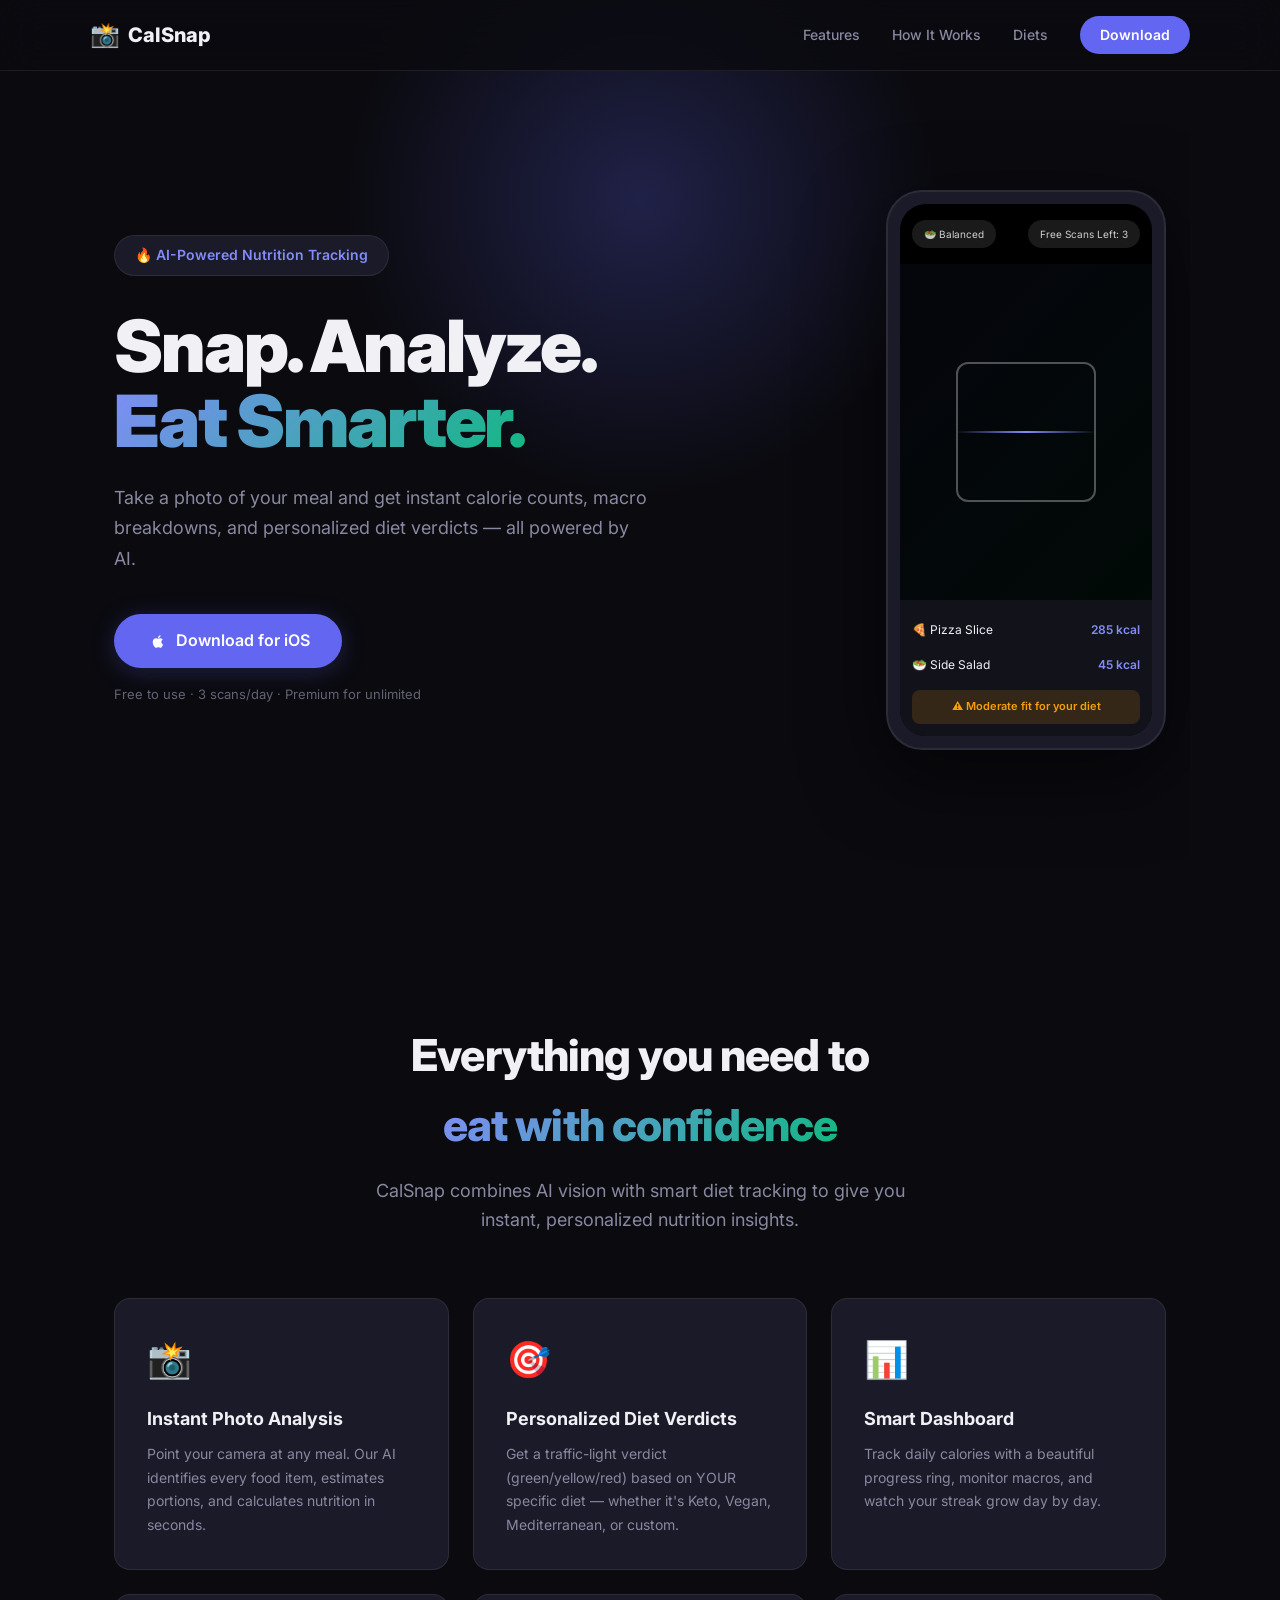
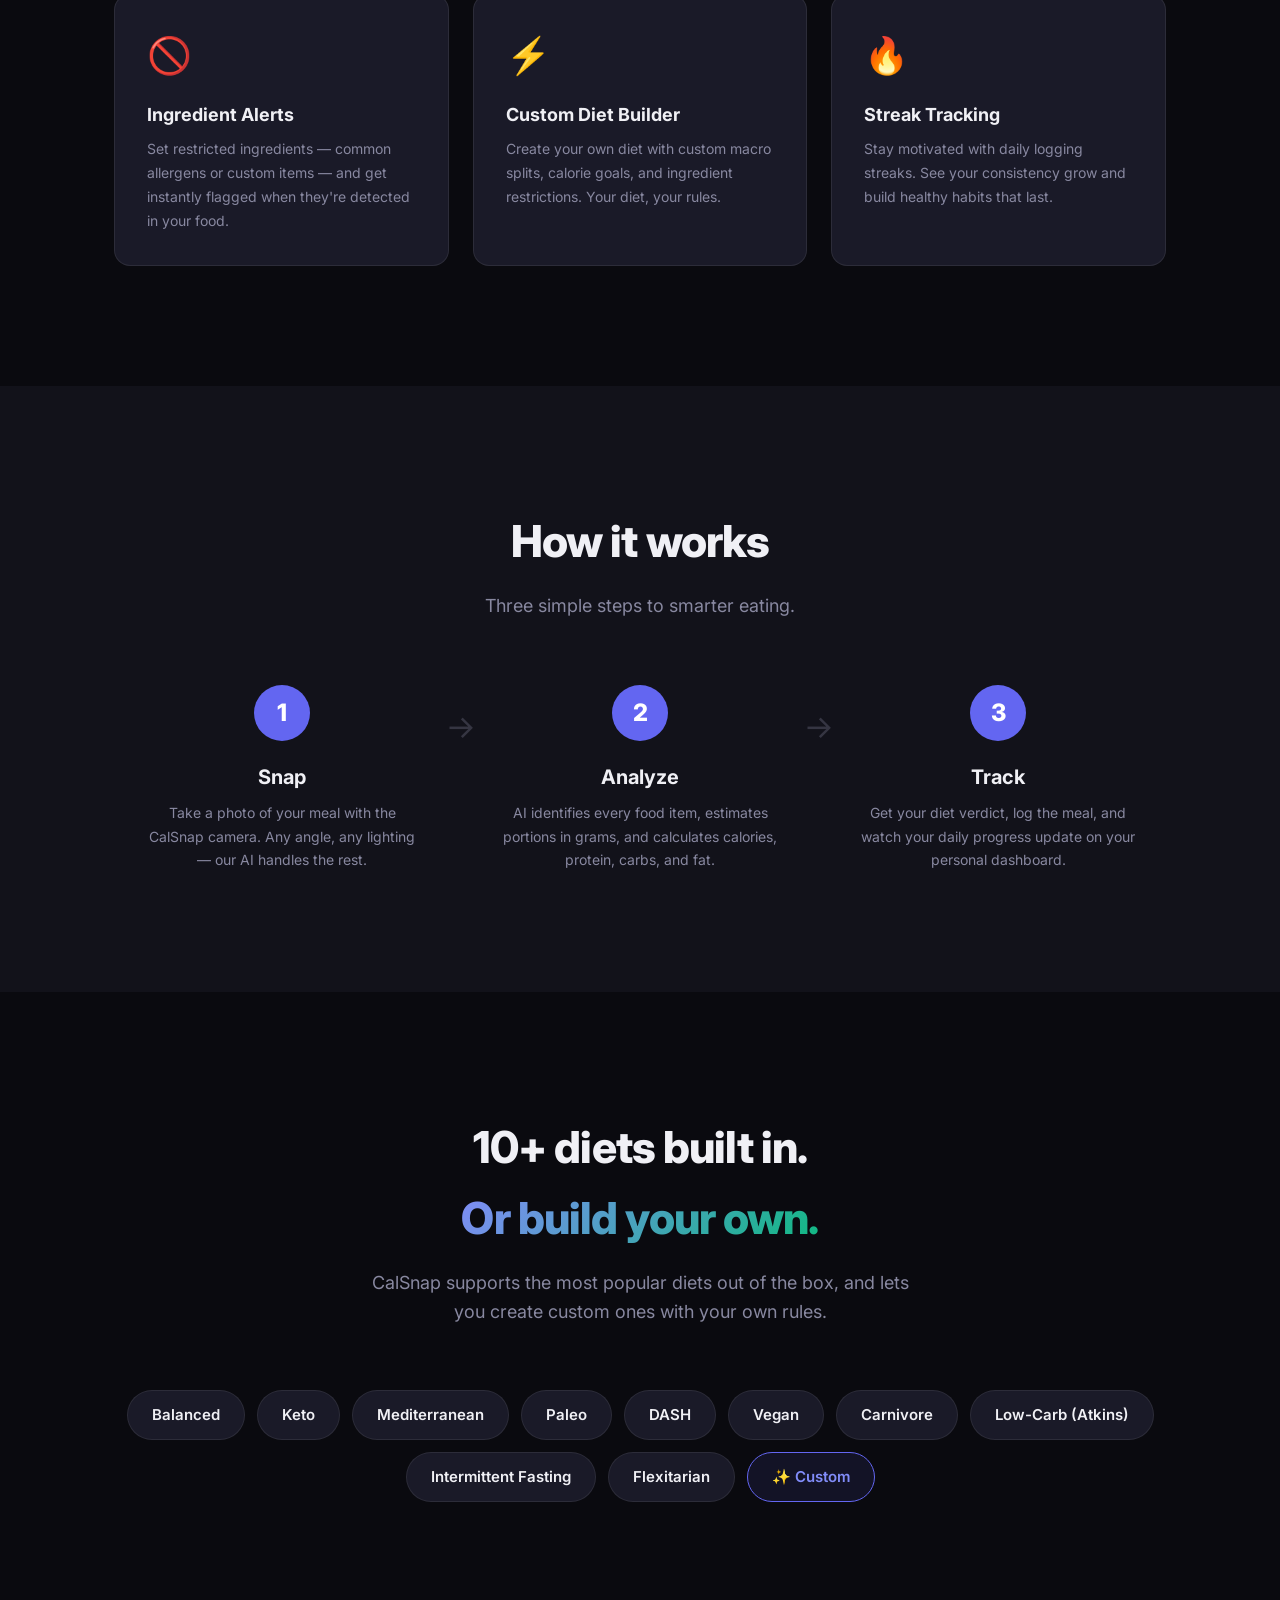
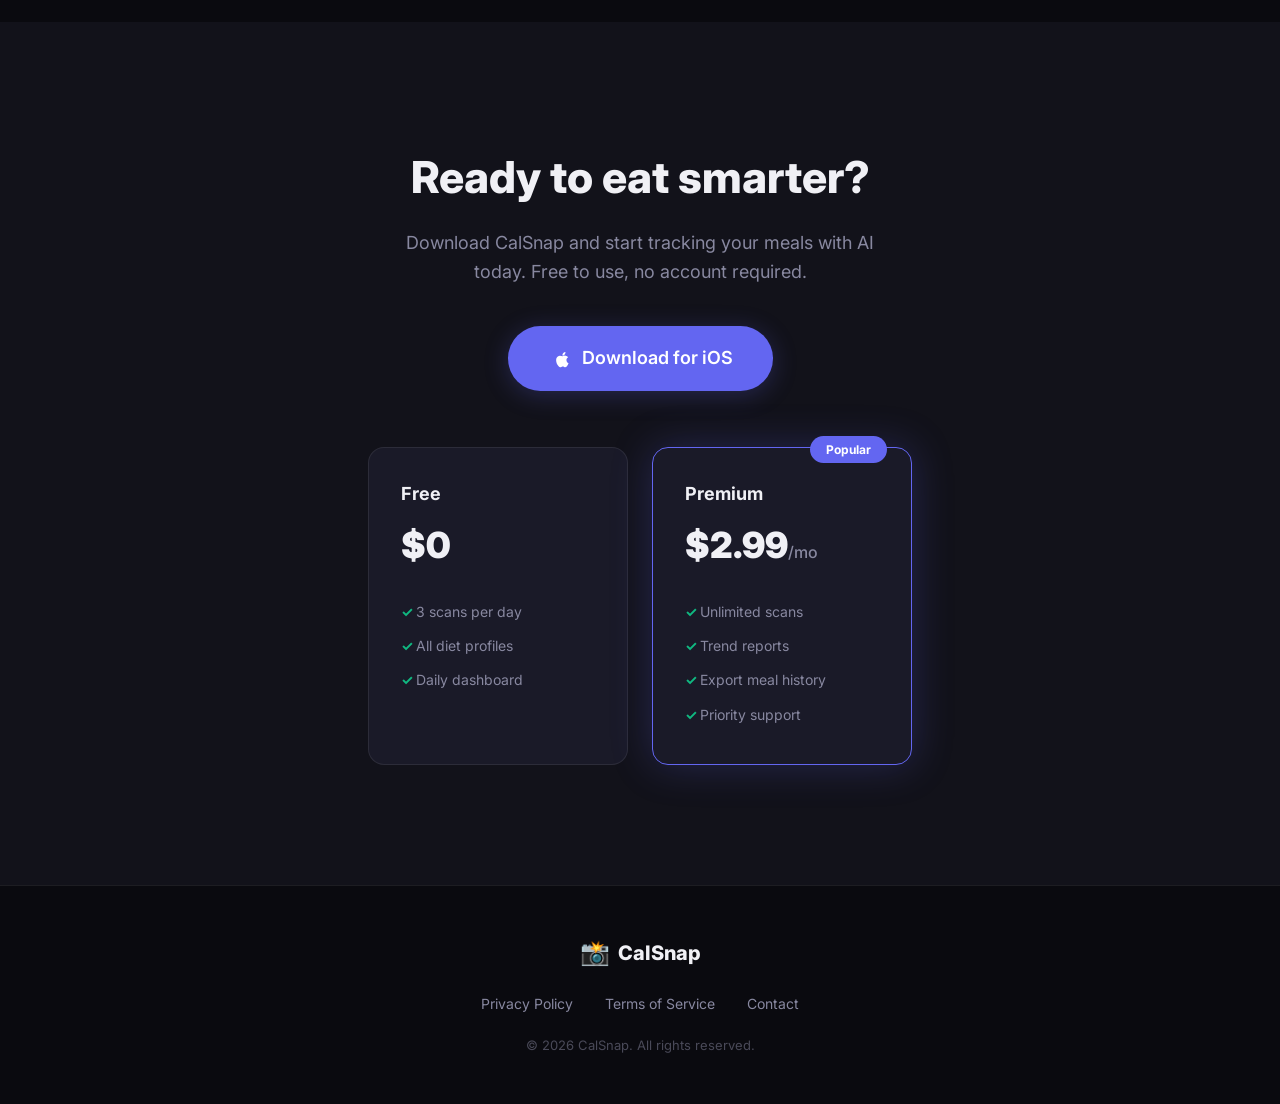
<file: index.html>
<!DOCTYPE html>
<html lang="en">
<head>
    <meta charset="UTF-8">
    <meta name="viewport" content="width=device-width, initial-scale=1.0">
    <title>CalSnap — AI-Powered Calorie Tracking</title>
    <meta name="description" content="Snap a photo of your meal and instantly get calories, macros, and diet-friendly verdicts powered by AI. Available on iOS.">
    <link rel="preconnect" href="https://fonts.googleapis.com">
    <link rel="preconnect" href="https://fonts.gstatic.com" crossorigin>
    <link href="https://fonts.googleapis.com/css2?family=Inter:wght@400;500;600;700;800;900&display=swap" rel="stylesheet">
    <link rel="stylesheet" href="style.css">
    <link rel="icon" type="image/svg+xml" href="data:image/svg+xml,<svg xmlns='http://www.w3.org/2000/svg' viewBox='0 0 100 100'><text y='.9em' font-size='90'>📸</text></svg>">
</head>
<body>
    <!-- Navigation -->
    <nav class="nav">
        <div class="nav-inner">
            <a href="/" class="nav-logo">
                <span class="logo-icon">📸</span>
                <span class="logo-text">CalSnap</span>
            </a>
            <div class="nav-links">
                <a href="#features">Features</a>
                <a href="#how-it-works">How It Works</a>
                <a href="#diets">Diets</a>
                <a href="#download" class="nav-cta">Download</a>
            </div>
        </div>
    </nav>

    <!-- Hero Section -->
    <section class="hero">
        <div class="hero-glow"></div>
        <div class="hero-content">
            <div class="hero-badge">🔥 AI-Powered Nutrition Tracking</div>
            <h1>Snap. Analyze.<br><span class="gradient-text">Eat Smarter.</span></h1>
            <p class="hero-subtitle">
                Take a photo of your meal and get instant calorie counts, macro breakdowns, 
                and personalized diet verdicts — all powered by AI.
            </p>
            <div class="hero-actions">
                <a href="#download" class="btn btn-primary">
                    <svg width="20" height="20" viewBox="0 0 24 24" fill="currentColor"><path d="M18.71 19.5C17.88 20.37 17 20.28 16.13 19.91C15.22 19.53 14.39 19.51 13.43 19.91C12.2 20.4 11.55 20.29 10.82 19.5C6.8 15.33 7.38 8.9 11.93 8.66C13.05 8.72 13.83 9.28 14.47 9.33C15.44 9.14 16.37 8.55 17.41 8.63C18.64 8.74 19.57 9.24 20.18 10.13C17.52 11.66 18.12 15.21 20.56 16.18C20.08 17.38 19.48 18.56 18.71 19.5ZM14.39 8.59C14.24 6.75 15.72 5.22 17.44 5.07C17.68 7.2 15.51 8.82 14.39 8.59Z"/></svg>
                    Download for iOS
                </a>
            </div>
            <p class="hero-note">Free to use · 3 scans/day · Premium for unlimited</p>
        </div>
        <div class="hero-visual">
            <div class="phone-mockup">
                <div class="phone-screen">
                    <div class="screen-header">
                        <span class="screen-pill">🥗 Balanced</span>
                        <span class="screen-pill">Free Scans Left: 3</span>
                    </div>
                    <div class="screen-viewfinder">
                        <div class="viewfinder-corners"></div>
                        <div class="scan-line"></div>
                    </div>
                    <div class="screen-result">
                        <div class="result-item">
                            <span class="result-name">🍕 Pizza Slice</span>
                            <span class="result-cal">285 kcal</span>
                        </div>
                        <div class="result-item">
                            <span class="result-name">🥗 Side Salad</span>
                            <span class="result-cal">45 kcal</span>
                        </div>
                        <div class="result-verdict verdict-yellow">⚠️ Moderate fit for your diet</div>
                    </div>
                </div>
            </div>
        </div>
    </section>

    <!-- Features Section -->
    <section class="features" id="features">
        <div class="section-inner">
            <div class="section-header">
                <h2>Everything you need to<br><span class="gradient-text">eat with confidence</span></h2>
                <p>CalSnap combines AI vision with smart diet tracking to give you instant, personalized nutrition insights.</p>
            </div>
            <div class="features-grid">
                <div class="feature-card">
                    <div class="feature-icon">📸</div>
                    <h3>Instant Photo Analysis</h3>
                    <p>Point your camera at any meal. Our AI identifies every food item, estimates portions, and calculates nutrition in seconds.</p>
                </div>
                <div class="feature-card">
                    <div class="feature-icon">🎯</div>
                    <h3>Personalized Diet Verdicts</h3>
                    <p>Get a traffic-light verdict (green/yellow/red) based on YOUR specific diet — whether it's Keto, Vegan, Mediterranean, or custom.</p>
                </div>
                <div class="feature-card">
                    <div class="feature-icon">📊</div>
                    <h3>Smart Dashboard</h3>
                    <p>Track daily calories with a beautiful progress ring, monitor macros, and watch your streak grow day by day.</p>
                </div>
                <div class="feature-card">
                    <div class="feature-icon">🚫</div>
                    <h3>Ingredient Alerts</h3>
                    <p>Set restricted ingredients — common allergens or custom items — and get instantly flagged when they're detected in your food.</p>
                </div>
                <div class="feature-card">
                    <div class="feature-icon">⚡</div>
                    <h3>Custom Diet Builder</h3>
                    <p>Create your own diet with custom macro splits, calorie goals, and ingredient restrictions. Your diet, your rules.</p>
                </div>
                <div class="feature-card">
                    <div class="feature-icon">🔥</div>
                    <h3>Streak Tracking</h3>
                    <p>Stay motivated with daily logging streaks. See your consistency grow and build healthy habits that last.</p>
                </div>
            </div>
        </div>
    </section>

    <!-- How It Works -->
    <section class="how-it-works" id="how-it-works">
        <div class="section-inner">
            <div class="section-header">
                <h2>How it works</h2>
                <p>Three simple steps to smarter eating.</p>
            </div>
            <div class="steps">
                <div class="step">
                    <div class="step-number">1</div>
                    <h3>Snap</h3>
                    <p>Take a photo of your meal with the CalSnap camera. Any angle, any lighting — our AI handles the rest.</p>
                </div>
                <div class="step-arrow">→</div>
                <div class="step">
                    <div class="step-number">2</div>
                    <h3>Analyze</h3>
                    <p>AI identifies every food item, estimates portions in grams, and calculates calories, protein, carbs, and fat.</p>
                </div>
                <div class="step-arrow">→</div>
                <div class="step">
                    <div class="step-number">3</div>
                    <h3>Track</h3>
                    <p>Get your diet verdict, log the meal, and watch your daily progress update on your personal dashboard.</p>
                </div>
            </div>
        </div>
    </section>

    <!-- Diets Section -->
    <section class="diets" id="diets">
        <div class="section-inner">
            <div class="section-header">
                <h2>10+ diets built in.<br><span class="gradient-text">Or build your own.</span></h2>
                <p>CalSnap supports the most popular diets out of the box, and lets you create custom ones with your own rules.</p>
            </div>
            <div class="diet-tags">
                <span class="diet-tag">Balanced</span>
                <span class="diet-tag">Keto</span>
                <span class="diet-tag">Mediterranean</span>
                <span class="diet-tag">Paleo</span>
                <span class="diet-tag">DASH</span>
                <span class="diet-tag">Vegan</span>
                <span class="diet-tag">Carnivore</span>
                <span class="diet-tag">Low-Carb (Atkins)</span>
                <span class="diet-tag">Intermittent Fasting</span>
                <span class="diet-tag">Flexitarian</span>
                <span class="diet-tag tag-custom">✨ Custom</span>
            </div>
        </div>
    </section>

    <!-- CTA Section -->
    <section class="cta" id="download">
        <div class="section-inner">
            <div class="cta-content">
                <h2>Ready to eat smarter?</h2>
                <p>Download CalSnap and start tracking your meals with AI today. Free to use, no account required.</p>
                <a href="#" class="btn btn-primary btn-lg">
                    <svg width="24" height="24" viewBox="0 0 24 24" fill="currentColor"><path d="M18.71 19.5C17.88 20.37 17 20.28 16.13 19.91C15.22 19.53 14.39 19.51 13.43 19.91C12.2 20.4 11.55 20.29 10.82 19.5C6.8 15.33 7.38 8.9 11.93 8.66C13.05 8.72 13.83 9.28 14.47 9.33C15.44 9.14 16.37 8.55 17.41 8.63C18.64 8.74 19.57 9.24 20.18 10.13C17.52 11.66 18.12 15.21 20.56 16.18C20.08 17.38 19.48 18.56 18.71 19.5ZM14.39 8.59C14.24 6.75 15.72 5.22 17.44 5.07C17.68 7.2 15.51 8.82 14.39 8.59Z"/></svg>
                    Download for iOS
                </a>
                <div class="cta-pricing">
                    <div class="price-card">
                        <h4>Free</h4>
                        <p class="price">$0</p>
                        <ul>
                            <li>3 scans per day</li>
                            <li>All diet profiles</li>
                            <li>Daily dashboard</li>
                        </ul>
                    </div>
                    <div class="price-card price-card-premium">
                        <div class="premium-badge">Popular</div>
                        <h4>Premium</h4>
                        <p class="price">$2.99<span>/mo</span></p>
                        <ul>
                            <li>Unlimited scans</li>
                            <li>Trend reports</li>
                            <li>Export meal history</li>
                            <li>Priority support</li>
                        </ul>
                    </div>
                </div>
            </div>
        </div>
    </section>

    <!-- Footer -->
    <footer class="footer">
        <div class="footer-inner">
            <div class="footer-brand">
                <span class="logo-icon">📸</span>
                <span class="logo-text">CalSnap</span>
            </div>
            <div class="footer-links">
                <a href="/privacy.html">Privacy Policy</a>
                <a href="/terms.html">Terms of Service</a>
                <a href="mailto:support@calsnapapp.com">Contact</a>
            </div>
            <p class="footer-copy">© 2026 CalSnap. All rights reserved.</p>
        </div>
    </footer>
</body>
</html>
</file>
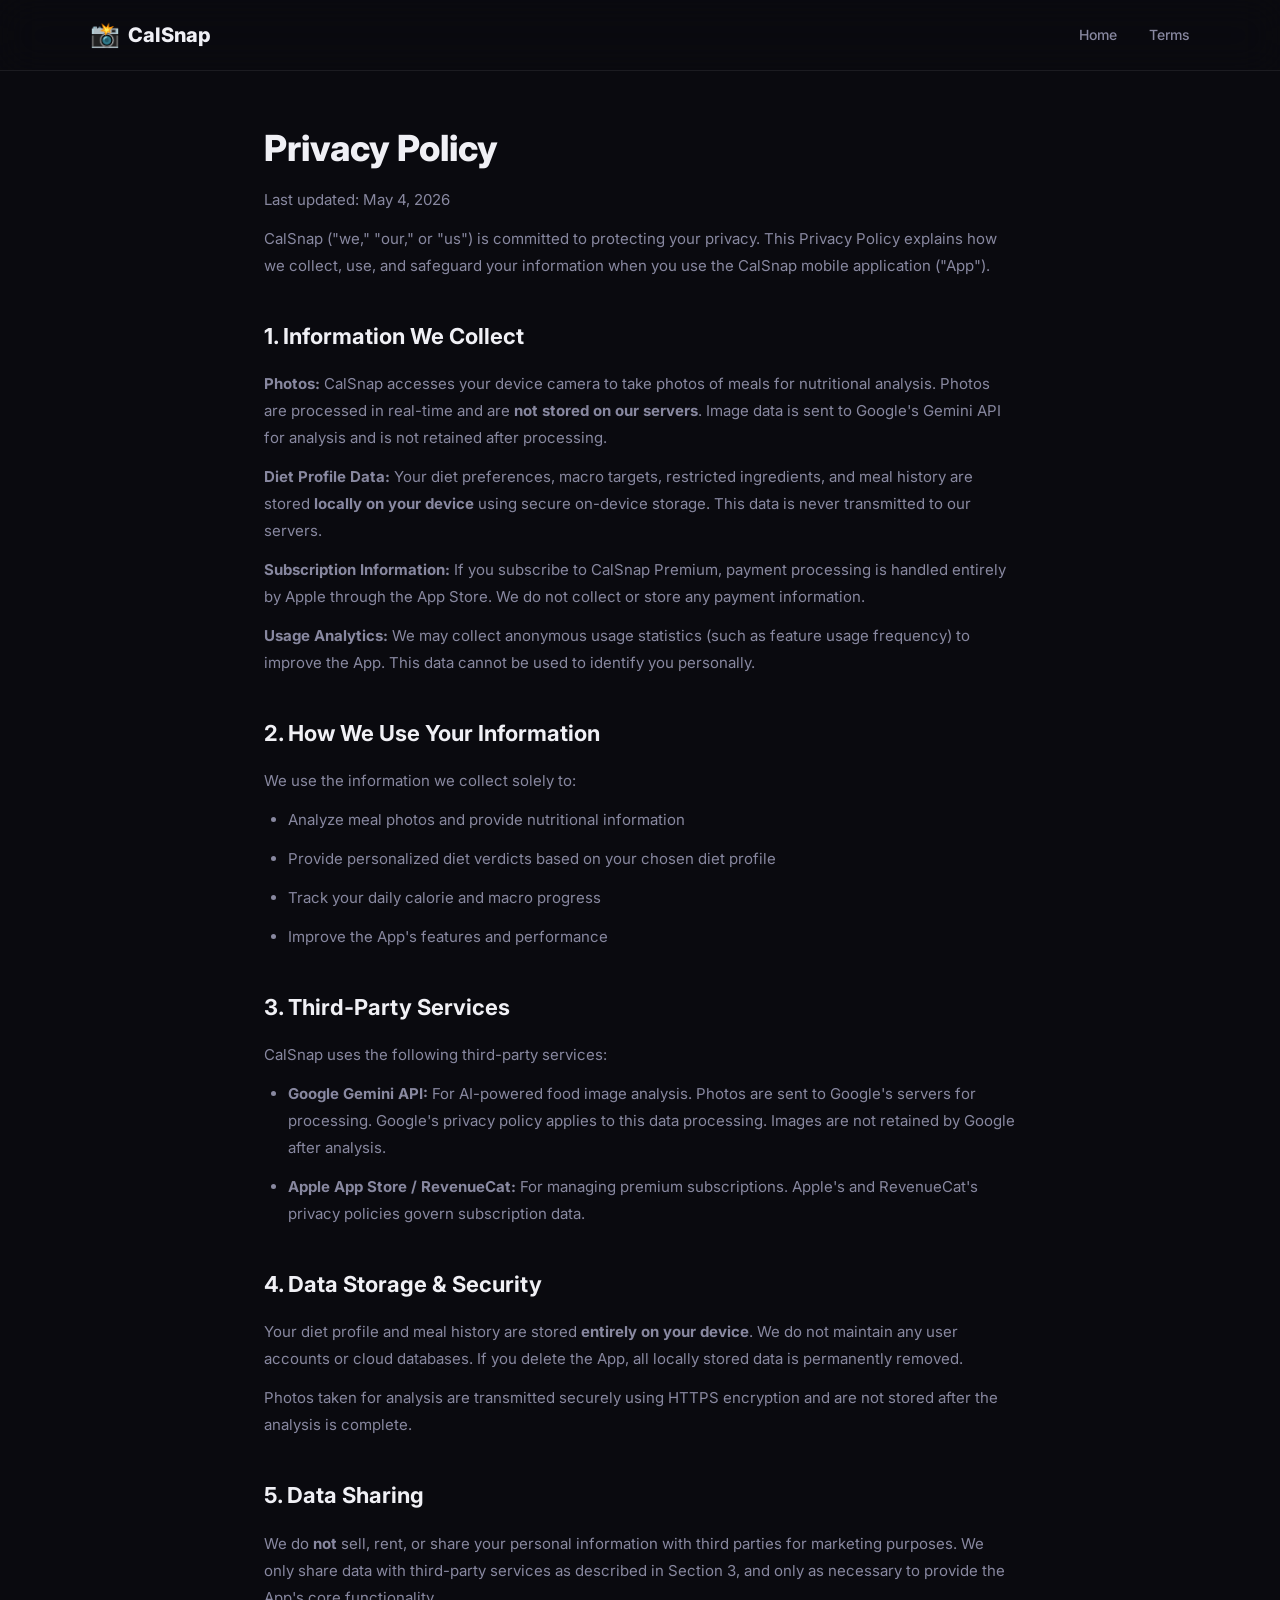
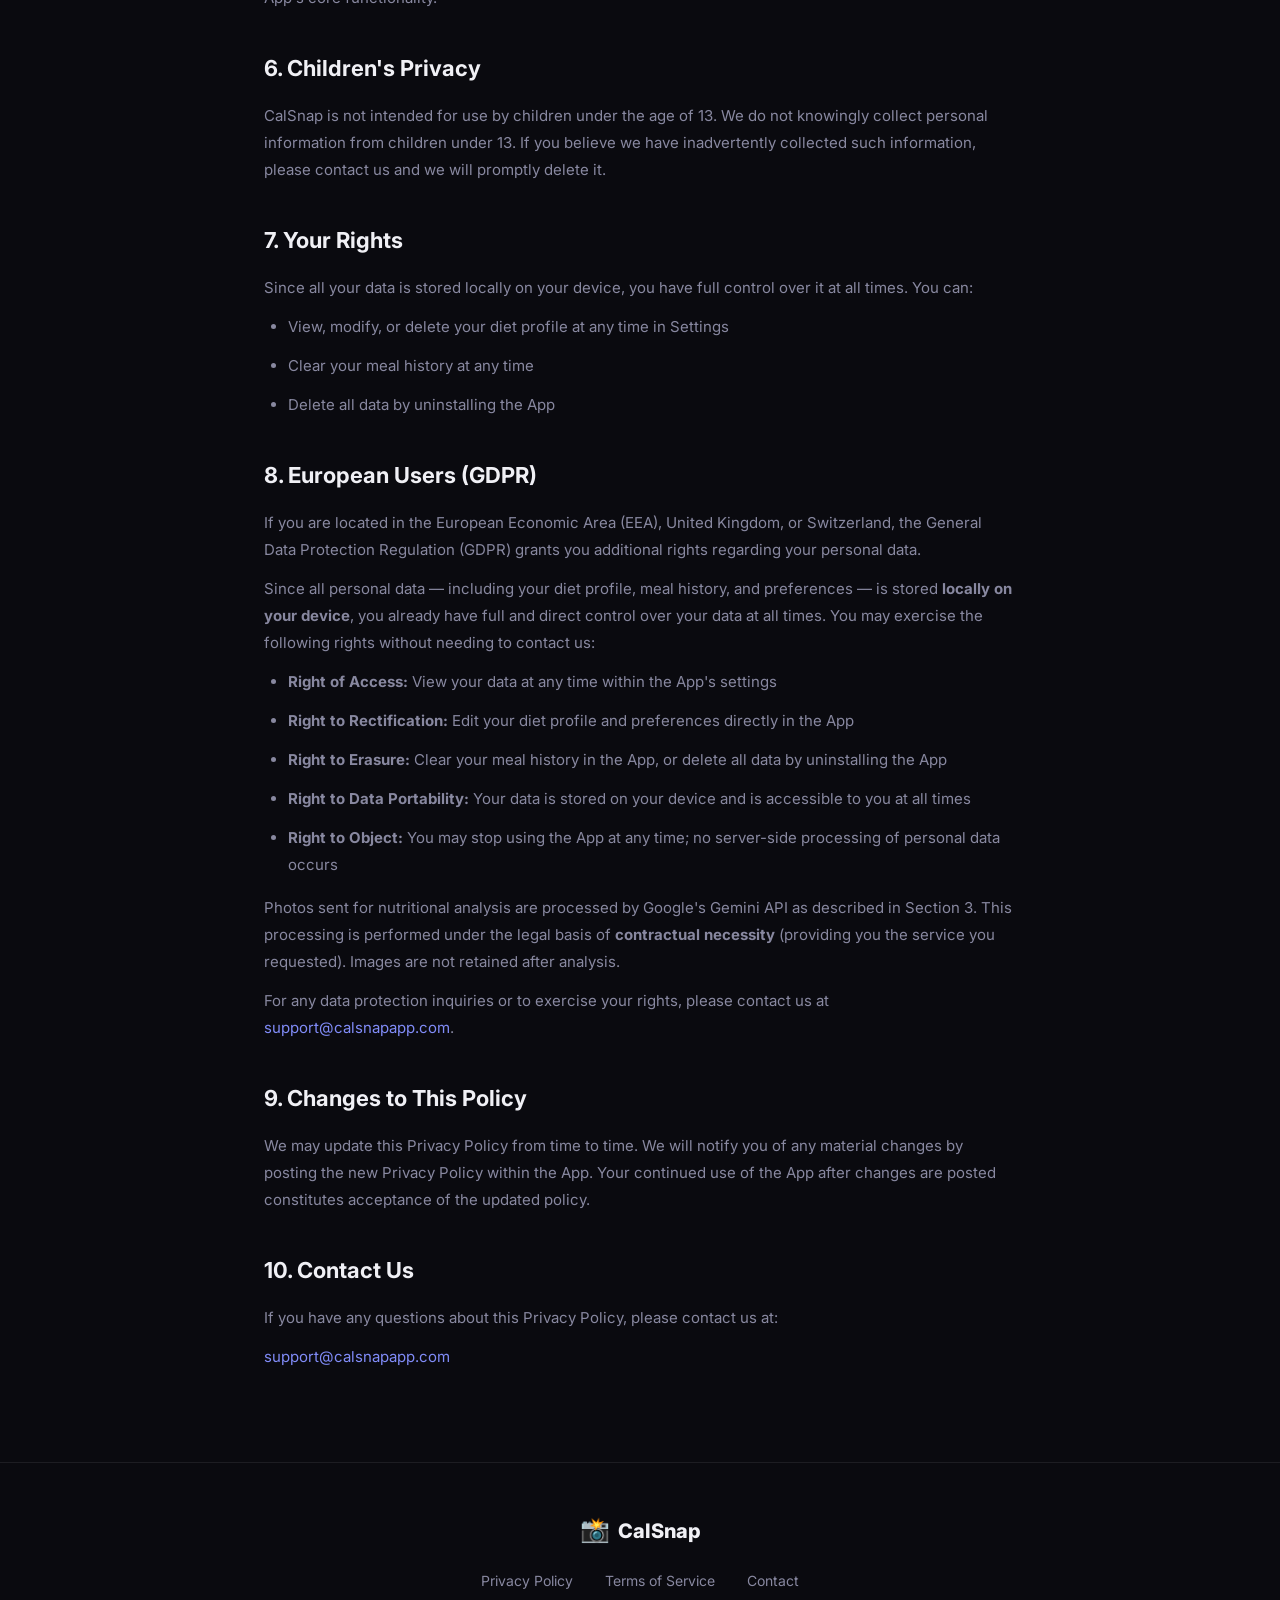
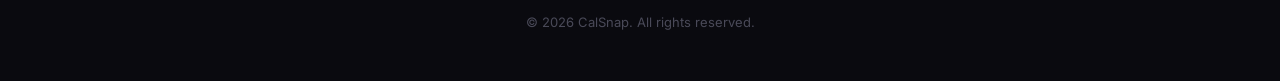
<file: privacy.html>
<!DOCTYPE html>
<html lang="en">

<head>
    <meta charset="UTF-8">
    <meta name="viewport" content="width=device-width, initial-scale=1.0">
    <title>Privacy Policy — CalSnap</title>
    <meta name="description" content="CalSnap Privacy Policy — How we handle your data.">
    <link rel="preconnect" href="https://fonts.googleapis.com">
    <link rel="preconnect" href="https://fonts.gstatic.com" crossorigin>
    <link href="https://fonts.googleapis.com/css2?family=Inter:wght@400;500;600;700;800;900&display=swap"
        rel="stylesheet">
    <link rel="stylesheet" href="style.css">
    <link rel="icon" type="image/svg+xml"
        href="data:image/svg+xml,<svg xmlns='http://www.w3.org/2000/svg' viewBox='0 0 100 100'><text y='.9em' font-size='90'>📸</text></svg>">
</head>

<body>
    <nav class="nav">
        <div class="nav-inner">
            <a href="/" class="nav-logo">
                <span class="logo-icon">📸</span>
                <span class="logo-text">CalSnap</span>
            </a>
            <div class="nav-links">
                <a href="/">Home</a>
                <a href="/terms.html">Terms</a>
            </div>
        </div>
    </nav>

    <div class="legal-page">
        <h1>Privacy Policy</h1>
        <p class="legal-date">Last updated: May 4, 2026</p>

        <p>CalSnap ("we," "our," or "us") is committed to protecting your privacy. This Privacy Policy explains how we
            collect, use, and safeguard your information when you use the CalSnap mobile application ("App").</p>

        <h2>1. Information We Collect</h2>
        <p><strong>Photos:</strong> CalSnap accesses your device camera to take photos of meals for nutritional
            analysis. Photos are processed in real-time and are <strong>not stored on our servers</strong>. Image data
            is sent to Google's Gemini API for analysis and is not retained after processing.</p>
        <p><strong>Diet Profile Data:</strong> Your diet preferences, macro targets, restricted ingredients, and meal
            history are stored <strong>locally on your device</strong> using secure on-device storage. This data is
            never transmitted to our servers.</p>
        <p><strong>Subscription Information:</strong> If you subscribe to CalSnap Premium, payment processing is handled
            entirely by Apple through the App Store. We do not collect or store any payment information.</p>
        <p><strong>Usage Analytics:</strong> We may collect anonymous usage statistics (such as feature usage frequency)
            to improve the App. This data cannot be used to identify you personally.</p>

        <h2>2. How We Use Your Information</h2>
        <p>We use the information we collect solely to:</p>
        <ul>
            <li>Analyze meal photos and provide nutritional information</li>
            <li>Provide personalized diet verdicts based on your chosen diet profile</li>
            <li>Track your daily calorie and macro progress</li>
            <li>Improve the App's features and performance</li>
        </ul>

        <h2>3. Third-Party Services</h2>
        <p>CalSnap uses the following third-party services:</p>
        <ul>
            <li><strong>Google Gemini API:</strong> For AI-powered food image analysis. Photos are sent to Google's
                servers for processing. Google's privacy policy applies to this data processing. Images are not retained
                by Google after analysis.</li>
            <li><strong>Apple App Store / RevenueCat:</strong> For managing premium subscriptions. Apple's and
                RevenueCat's privacy policies govern subscription data.</li>
        </ul>

        <h2>4. Data Storage & Security</h2>
        <p>Your diet profile and meal history are stored <strong>entirely on your device</strong>. We do not maintain
            any user accounts or cloud databases. If you delete the App, all locally stored data is permanently removed.
        </p>
        <p>Photos taken for analysis are transmitted securely using HTTPS encryption and are not stored after the
            analysis is complete.</p>

        <h2>5. Data Sharing</h2>
        <p>We do <strong>not</strong> sell, rent, or share your personal information with third parties for marketing
            purposes. We only share data with third-party services as described in Section 3, and only as necessary to
            provide the App's core functionality.</p>

        <h2>6. Children's Privacy</h2>
        <p>CalSnap is not intended for use by children under the age of 13. We do not knowingly collect personal
            information from children under 13. If you believe we have inadvertently collected such information, please
            contact us and we will promptly delete it.</p>

        <h2>7. Your Rights</h2>
        <p>Since all your data is stored locally on your device, you have full control over it at all times. You can:
        </p>
        <ul>
            <li>View, modify, or delete your diet profile at any time in Settings</li>
            <li>Clear your meal history at any time</li>
            <li>Delete all data by uninstalling the App</li>
        </ul>

        <h2>8. European Users (GDPR)</h2>
        <p>If you are located in the European Economic Area (EEA), United Kingdom, or Switzerland, the General Data
            Protection Regulation (GDPR) grants you additional rights regarding your personal data.</p>
        <p>Since all personal data — including your diet profile, meal history, and preferences — is stored
            <strong>locally on your device</strong>, you already have full and direct control over your data at all
            times. You may exercise the following rights without needing to contact us:</p>
        <ul>
            <li><strong>Right of Access:</strong> View your data at any time within the App's settings</li>
            <li><strong>Right to Rectification:</strong> Edit your diet profile and preferences directly in the App</li>
            <li><strong>Right to Erasure:</strong> Clear your meal history in the App, or delete all data by uninstalling the App</li>
            <li><strong>Right to Data Portability:</strong> Your data is stored on your device and is accessible to you at all times</li>
            <li><strong>Right to Object:</strong> You may stop using the App at any time; no server-side processing of personal data occurs</li>
        </ul>
        <p>Photos sent for nutritional analysis are processed by Google's Gemini API as described in Section 3. This
            processing is performed under the legal basis of <strong>contractual necessity</strong> (providing you the
            service you requested). Images are not retained after analysis.</p>
        <p>For any data protection inquiries or to exercise your rights, please contact us at
            <a href="mailto:support@calsnapapp.com">support@calsnapapp.com</a>.</p>

        <h2>9. Changes to This Policy</h2>
        <p>We may update this Privacy Policy from time to time. We will notify you of any material changes by posting
            the new Privacy Policy within the App. Your continued use of the App after changes are posted constitutes
            acceptance of the updated policy.</p>

        <h2>10. Contact Us</h2>
        <p>If you have any questions about this Privacy Policy, please contact us at:</p>
        <p><a href="mailto:support@calsnapapp.com">support@calsnapapp.com</a></p>
    </div>

    <footer class="footer">
        <div class="footer-inner">
            <div class="footer-brand">
                <span class="logo-icon">📸</span>
                <span class="logo-text">CalSnap</span>
            </div>
            <div class="footer-links">
                <a href="/privacy.html">Privacy Policy</a>
                <a href="/terms.html">Terms of Service</a>
                <a href="mailto:support@calsnapapp.com">Contact</a>
            </div>
            <p class="footer-copy">© 2026 CalSnap. All rights reserved.</p>
        </div>
    </footer>
</body>

</html>
</file>
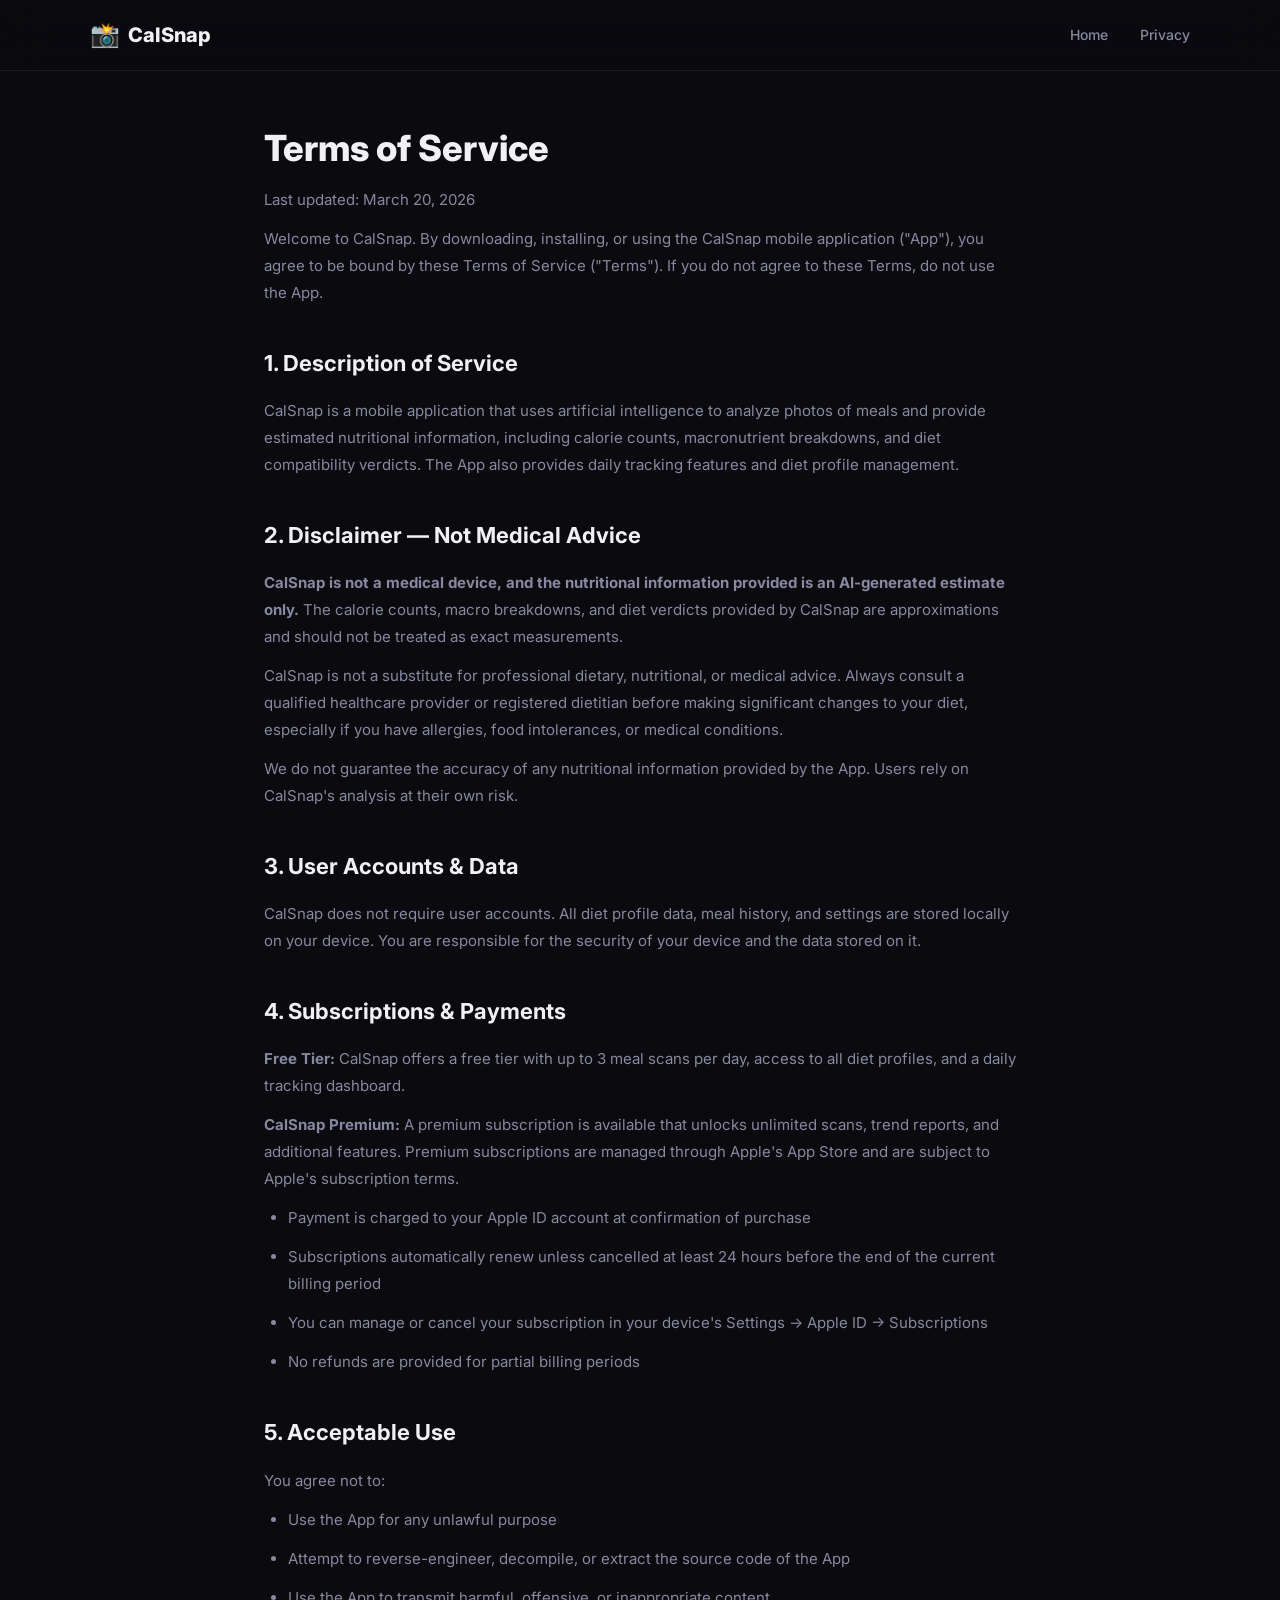
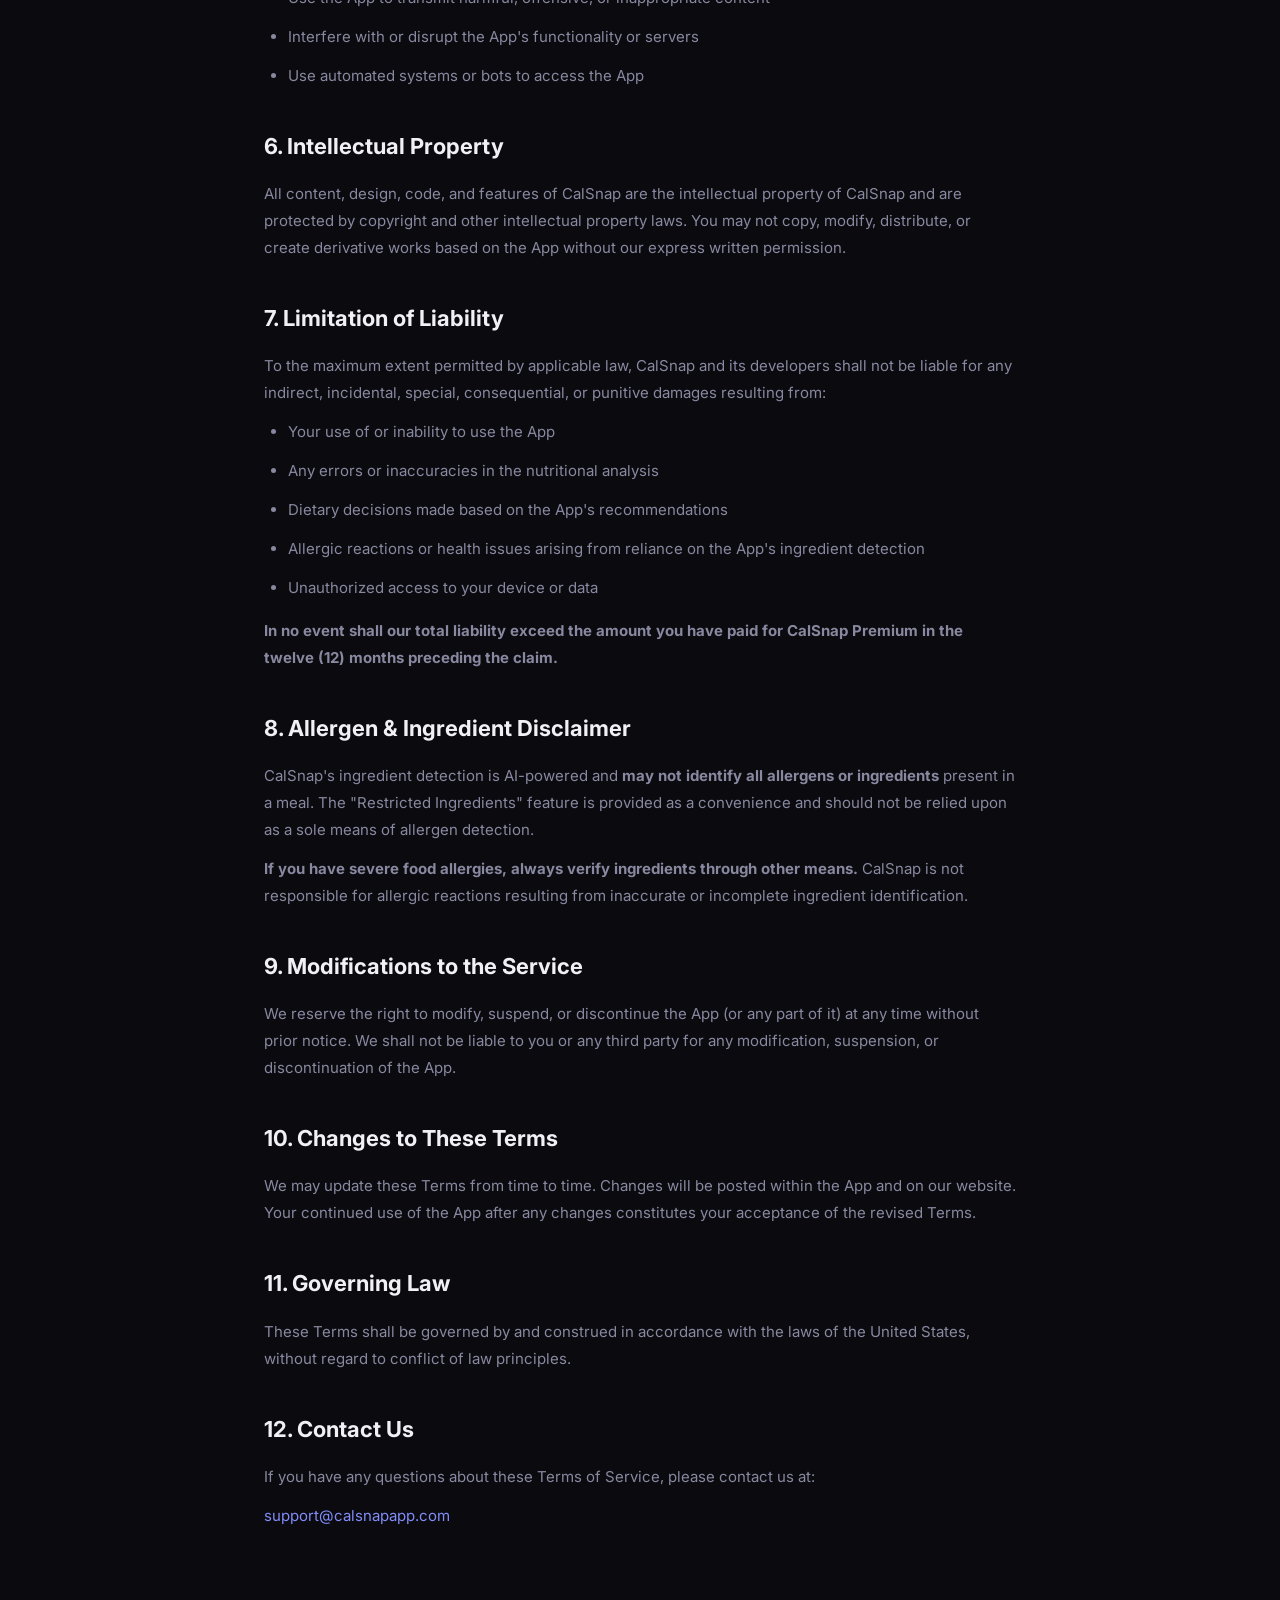
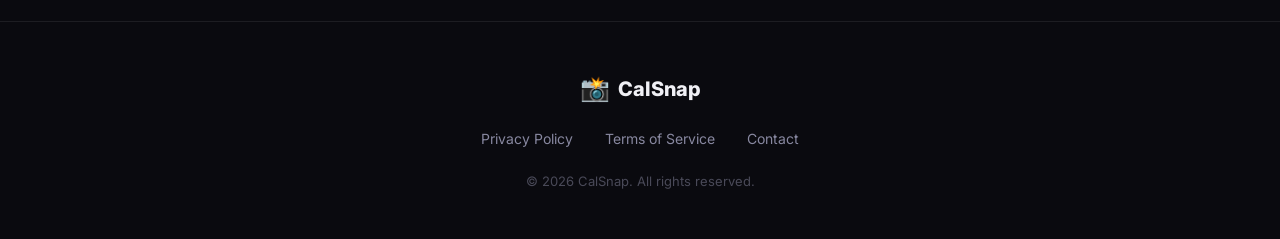
<file: terms.html>
<!DOCTYPE html>
<html lang="en">

<head>
    <meta charset="UTF-8">
    <meta name="viewport" content="width=device-width, initial-scale=1.0">
    <title>Terms of Service — CalSnap</title>
    <meta name="description" content="CalSnap Terms of Service — Rules governing App usage.">
    <link rel="preconnect" href="https://fonts.googleapis.com">
    <link rel="preconnect" href="https://fonts.gstatic.com" crossorigin>
    <link href="https://fonts.googleapis.com/css2?family=Inter:wght@400;500;600;700;800;900&display=swap"
        rel="stylesheet">
    <link rel="stylesheet" href="style.css">
    <link rel="icon" type="image/svg+xml"
        href="data:image/svg+xml,<svg xmlns='http://www.w3.org/2000/svg' viewBox='0 0 100 100'><text y='.9em' font-size='90'>📸</text></svg>">
</head>

<body>
    <nav class="nav">
        <div class="nav-inner">
            <a href="/" class="nav-logo">
                <span class="logo-icon">📸</span>
                <span class="logo-text">CalSnap</span>
            </a>
            <div class="nav-links">
                <a href="/">Home</a>
                <a href="/privacy.html">Privacy</a>
            </div>
        </div>
    </nav>

    <div class="legal-page">
        <h1>Terms of Service</h1>
        <p class="legal-date">Last updated: March 20, 2026</p>

        <p>Welcome to CalSnap. By downloading, installing, or using the CalSnap mobile application ("App"), you agree to
            be bound by these Terms of Service ("Terms"). If you do not agree to these Terms, do not use the App.</p>

        <h2>1. Description of Service</h2>
        <p>CalSnap is a mobile application that uses artificial intelligence to analyze photos of meals and provide
            estimated nutritional information, including calorie counts, macronutrient breakdowns, and diet
            compatibility verdicts. The App also provides daily tracking features and diet profile management.</p>

        <h2>2. Disclaimer — Not Medical Advice</h2>
        <p><strong>CalSnap is not a medical device, and the nutritional information provided is an AI-generated estimate
                only.</strong> The calorie counts, macro breakdowns, and diet verdicts provided by CalSnap are
            approximations and should not be treated as exact measurements.</p>
        <p>CalSnap is not a substitute for professional dietary, nutritional, or medical advice. Always consult a
            qualified healthcare provider or registered dietitian before making significant changes to your diet,
            especially if you have allergies, food intolerances, or medical conditions.</p>
        <p>We do not guarantee the accuracy of any nutritional information provided by the App. Users rely on CalSnap's
            analysis at their own risk.</p>

        <h2>3. User Accounts & Data</h2>
        <p>CalSnap does not require user accounts. All diet profile data, meal history, and settings are stored locally
            on your device. You are responsible for the security of your device and the data stored on it.</p>

        <h2>4. Subscriptions & Payments</h2>
        <p><strong>Free Tier:</strong> CalSnap offers a free tier with up to 3 meal scans per day, access to all diet
            profiles, and a daily tracking dashboard.</p>
        <p><strong>CalSnap Premium:</strong> A premium subscription is available that unlocks unlimited scans, trend
            reports, and additional features. Premium subscriptions are managed through Apple's App Store and are
            subject to Apple's subscription terms.</p>
        <ul>
            <li>Payment is charged to your Apple ID account at confirmation of purchase</li>
            <li>Subscriptions automatically renew unless cancelled at least 24 hours before the end of the current
                billing period</li>
            <li>You can manage or cancel your subscription in your device's Settings → Apple ID → Subscriptions</li>
            <li>No refunds are provided for partial billing periods</li>
        </ul>

        <h2>5. Acceptable Use</h2>
        <p>You agree not to:</p>
        <ul>
            <li>Use the App for any unlawful purpose</li>
            <li>Attempt to reverse-engineer, decompile, or extract the source code of the App</li>
            <li>Use the App to transmit harmful, offensive, or inappropriate content</li>
            <li>Interfere with or disrupt the App's functionality or servers</li>
            <li>Use automated systems or bots to access the App</li>
        </ul>

        <h2>6. Intellectual Property</h2>
        <p>All content, design, code, and features of CalSnap are the intellectual property of CalSnap and are protected
            by copyright and other intellectual property laws. You may not copy, modify, distribute, or create
            derivative works based on the App without our express written permission.</p>

        <h2>7. Limitation of Liability</h2>
        <p>To the maximum extent permitted by applicable law, CalSnap and its developers shall not be liable for any
            indirect, incidental, special, consequential, or punitive damages resulting from:</p>
        <ul>
            <li>Your use of or inability to use the App</li>
            <li>Any errors or inaccuracies in the nutritional analysis</li>
            <li>Dietary decisions made based on the App's recommendations</li>
            <li>Allergic reactions or health issues arising from reliance on the App's ingredient detection</li>
            <li>Unauthorized access to your device or data</li>
        </ul>
        <p><strong>In no event shall our total liability exceed the amount you have paid for CalSnap Premium in the
                twelve (12) months preceding the claim.</strong></p>

        <h2>8. Allergen & Ingredient Disclaimer</h2>
        <p>CalSnap's ingredient detection is AI-powered and <strong>may not identify all allergens or
                ingredients</strong> present in a meal. The "Restricted Ingredients" feature is provided as a
            convenience and should not be relied upon as a sole means of allergen detection.</p>
        <p><strong>If you have severe food allergies, always verify ingredients through other means.</strong> CalSnap is
            not responsible for allergic reactions resulting from inaccurate or incomplete ingredient identification.
        </p>

        <h2>9. Modifications to the Service</h2>
        <p>We reserve the right to modify, suspend, or discontinue the App (or any part of it) at any time without prior
            notice. We shall not be liable to you or any third party for any modification, suspension, or
            discontinuation of the App.</p>

        <h2>10. Changes to These Terms</h2>
        <p>We may update these Terms from time to time. Changes will be posted within the App and on our website. Your
            continued use of the App after any changes constitutes your acceptance of the revised Terms.</p>

        <h2>11. Governing Law</h2>
        <p>These Terms shall be governed by and construed in accordance with the laws of the United States, without
            regard to conflict of law principles.</p>

        <h2>12. Contact Us</h2>
        <p>If you have any questions about these Terms of Service, please contact us at:</p>
        <p><a href="mailto:support@calsnapapp.com">support@calsnapapp.com</a></p>
    </div>

    <footer class="footer">
        <div class="footer-inner">
            <div class="footer-brand">
                <span class="logo-icon">📸</span>
                <span class="logo-text">CalSnap</span>
            </div>
            <div class="footer-links">
                <a href="/privacy.html">Privacy Policy</a>
                <a href="/terms.html">Terms of Service</a>
                <a href="mailto:support@calsnapapp.com">Contact</a>
            </div>
            <p class="footer-copy">© 2026 CalSnap. All rights reserved.</p>
        </div>
    </footer>
</body>

</html>
</file>
<file: style.css>
/* ============================================
   CalSnap Website — Modern Dark Theme
   ============================================ */

:root {
  --bg: #0a0a0f;
  --bg-elevated: #12121a;
  --bg-card: #1a1a28;
  --text: #f0f0f5;
  --text-muted: #8888a0;
  --primary: #6366f1;
  --primary-light: #818cf8;
  --primary-glow: rgba(99, 102, 241, 0.25);
  --accent: #10b981;
  --yellow: #f59e0b;
  --red: #ef4444;
  --border: rgba(255, 255, 255, 0.08);
  --radius: 16px;
  --radius-sm: 10px;
  --max-width: 1100px;
}

* {
  margin: 0;
  padding: 0;
  box-sizing: border-box;
}

html {
  scroll-behavior: smooth;
}

body {
  font-family: 'Inter', -apple-system, BlinkMacSystemFont, sans-serif;
  background-color: var(--bg);
  color: var(--text);
  line-height: 1.6;
  overflow-x: hidden;
}

a {
  color: var(--primary-light);
  text-decoration: none;
  transition: color 0.2s;
}

a:hover {
  color: var(--text);
}

/* ============================================
   Navigation
   ============================================ */

.nav {
  position: fixed;
  top: 0;
  left: 0;
  right: 0;
  z-index: 100;
  padding: 16px 24px;
  background: rgba(10, 10, 15, 0.8);
  backdrop-filter: blur(20px);
  border-bottom: 1px solid var(--border);
}

.nav-inner {
  max-width: var(--max-width);
  margin: 0 auto;
  display: flex;
  justify-content: space-between;
  align-items: center;
}

.nav-logo {
  display: flex;
  align-items: center;
  gap: 8px;
  color: var(--text);
  font-weight: 800;
  font-size: 20px;
}

.logo-icon {
  font-size: 24px;
}

.nav-links {
  display: flex;
  align-items: center;
  gap: 32px;
}

.nav-links a {
  color: var(--text-muted);
  font-size: 14px;
  font-weight: 500;
  transition: color 0.2s;
}

.nav-links a:hover {
  color: var(--text);
}

.nav-cta {
  background: var(--primary);
  color: white !important;
  padding: 8px 20px;
  border-radius: 100px;
  font-weight: 600 !important;
  transition: transform 0.2s, background 0.2s !important;
}

.nav-cta:hover {
  background: var(--primary-light);
  transform: translateY(-1px);
}

/* ============================================
   Hero Section
   ============================================ */

.hero {
  min-height: 100vh;
  display: flex;
  align-items: center;
  justify-content: center;
  padding: 120px 24px 80px;
  position: relative;
  overflow: hidden;
}

.hero-glow {
  position: absolute;
  width: 600px;
  height: 600px;
  background: radial-gradient(circle, var(--primary-glow) 0%, transparent 70%);
  top: -100px;
  left: 50%;
  transform: translateX(-50%);
  pointer-events: none;
}

.hero-content {
  text-align: center;
  max-width: 700px;
  z-index: 1;
}

.hero-badge {
  display: inline-block;
  padding: 8px 20px;
  background: var(--bg-card);
  border: 1px solid var(--border);
  border-radius: 100px;
  font-size: 14px;
  font-weight: 600;
  color: var(--primary-light);
  margin-bottom: 32px;
}

.hero h1 {
  font-size: clamp(40px, 8vw, 72px);
  font-weight: 900;
  line-height: 1.05;
  letter-spacing: -0.03em;
  margin-bottom: 24px;
}

.gradient-text {
  background: linear-gradient(135deg, var(--primary-light), var(--accent));
  -webkit-background-clip: text;
  -webkit-text-fill-color: transparent;
  background-clip: text;
}

.hero-subtitle {
  font-size: 18px;
  color: var(--text-muted);
  max-width: 540px;
  margin: 0 auto 40px;
  line-height: 1.7;
}

.hero-actions {
  display: flex;
  justify-content: center;
  gap: 16px;
  margin-bottom: 16px;
}

.btn {
  display: inline-flex;
  align-items: center;
  gap: 10px;
  padding: 14px 32px;
  border-radius: 100px;
  font-size: 16px;
  font-weight: 600;
  cursor: pointer;
  border: none;
  transition: all 0.2s;
}

.btn-primary {
  background: var(--primary);
  color: white;
  box-shadow: 0 4px 24px var(--primary-glow);
}

.btn-primary:hover {
  background: var(--primary-light);
  color: white;
  transform: translateY(-2px);
  box-shadow: 0 8px 32px var(--primary-glow);
}

.btn-lg {
  padding: 18px 40px;
  font-size: 18px;
}

.hero-note {
  font-size: 13px;
  color: var(--text-muted);
  opacity: 0.7;
}

/* Phone Mockup */
.hero-visual {
  display: none; /* Hidden on mobile, shown on desktop via media query */
}

.phone-mockup {
  width: 280px;
  height: 560px;
  background: var(--bg-card);
  border-radius: 36px;
  border: 2px solid var(--border);
  padding: 12px;
  box-shadow: 0 24px 80px rgba(0, 0, 0, 0.5);
  position: relative;
}

.phone-screen {
  width: 100%;
  height: 100%;
  background: #000;
  border-radius: 26px;
  overflow: hidden;
  display: flex;
  flex-direction: column;
}

.screen-header {
  display: flex;
  justify-content: space-between;
  padding: 16px 12px;
}

.screen-pill {
  background: rgba(255, 255, 255, 0.1);
  padding: 6px 12px;
  border-radius: 100px;
  font-size: 10px;
  color: rgba(255, 255, 255, 0.8);
}

.screen-viewfinder {
  flex: 1;
  display: flex;
  align-items: center;
  justify-content: center;
  position: relative;
  background: linear-gradient(135deg, rgba(99, 102, 241, 0.05), rgba(16, 185, 129, 0.05));
}

.viewfinder-corners {
  width: 140px;
  height: 140px;
  border: 2px solid rgba(255, 255, 255, 0.3);
  border-radius: 12px;
}

.scan-line {
  position: absolute;
  width: 140px;
  height: 2px;
  background: linear-gradient(90deg, transparent, var(--primary-light), transparent);
  animation: scan 2s ease-in-out infinite;
}

@keyframes scan {
  0%, 100% { top: 30%; }
  50% { top: 60%; }
}

.screen-result {
  padding: 12px;
  background: var(--bg-elevated);
}

.result-item {
  display: flex;
  justify-content: space-between;
  padding: 8px 0;
  font-size: 12px;
}

.result-name { color: var(--text); }
.result-cal { color: var(--primary-light); font-weight: 600; }

.result-verdict {
  margin-top: 8px;
  padding: 8px;
  border-radius: 8px;
  font-size: 11px;
  text-align: center;
  font-weight: 600;
}

.verdict-yellow {
  background: rgba(245, 158, 11, 0.15);
  color: var(--yellow);
}

/* ============================================
   Sections Common
   ============================================ */

.section-inner {
  max-width: var(--max-width);
  margin: 0 auto;
  padding: 0 24px;
}

.section-header {
  text-align: center;
  margin-bottom: 64px;
}

.section-header h2 {
  font-size: clamp(28px, 5vw, 44px);
  font-weight: 800;
  letter-spacing: -0.02em;
  margin-bottom: 16px;
}

.section-header p {
  color: var(--text-muted);
  font-size: 18px;
  max-width: 560px;
  margin: 0 auto;
}

/* ============================================
   Features
   ============================================ */

.features {
  padding: 120px 0;
}

.features-grid {
  display: grid;
  grid-template-columns: repeat(auto-fit, minmax(300px, 1fr));
  gap: 24px;
}

.feature-card {
  background: var(--bg-card);
  border: 1px solid var(--border);
  border-radius: var(--radius);
  padding: 32px;
  transition: transform 0.2s, border-color 0.2s;
}

.feature-card:hover {
  transform: translateY(-4px);
  border-color: rgba(99, 102, 241, 0.3);
}

.feature-icon {
  font-size: 36px;
  margin-bottom: 16px;
}

.feature-card h3 {
  font-size: 18px;
  font-weight: 700;
  margin-bottom: 8px;
}

.feature-card p {
  color: var(--text-muted);
  font-size: 14px;
  line-height: 1.7;
}

/* ============================================
   How It Works
   ============================================ */

.how-it-works {
  padding: 120px 0;
  background: var(--bg-elevated);
}

.steps {
  display: flex;
  align-items: flex-start;
  justify-content: center;
  gap: 24px;
}

.step {
  text-align: center;
  flex: 1;
  max-width: 280px;
}

.step-number {
  width: 56px;
  height: 56px;
  border-radius: 50%;
  background: var(--primary);
  color: white;
  display: inline-flex;
  align-items: center;
  justify-content: center;
  font-size: 24px;
  font-weight: 800;
  margin-bottom: 20px;
}

.step h3 {
  font-size: 20px;
  font-weight: 700;
  margin-bottom: 8px;
}

.step p {
  color: var(--text-muted);
  font-size: 14px;
  line-height: 1.7;
}

.step-arrow {
  color: var(--text-muted);
  font-size: 32px;
  margin-top: 16px;
  opacity: 0.3;
}

/* ============================================
   Diets
   ============================================ */

.diets {
  padding: 120px 0;
}

.diet-tags {
  display: flex;
  flex-wrap: wrap;
  justify-content: center;
  gap: 12px;
}

.diet-tag {
  padding: 12px 24px;
  background: var(--bg-card);
  border: 1px solid var(--border);
  border-radius: 100px;
  font-size: 15px;
  font-weight: 600;
  transition: all 0.2s;
}

.diet-tag:hover {
  border-color: var(--primary);
  transform: translateY(-2px);
}

.tag-custom {
  border-color: var(--primary);
  background: rgba(99, 102, 241, 0.1);
  color: var(--primary-light);
}

/* ============================================
   CTA / Pricing
   ============================================ */

.cta {
  padding: 120px 0;
  background: var(--bg-elevated);
}

.cta-content {
  text-align: center;
}

.cta-content h2 {
  font-size: clamp(28px, 5vw, 44px);
  font-weight: 800;
  margin-bottom: 16px;
}

.cta-content > p {
  color: var(--text-muted);
  font-size: 18px;
  max-width: 500px;
  margin: 0 auto 40px;
}

.cta-pricing {
  display: flex;
  justify-content: center;
  gap: 24px;
  margin-top: 56px;
}

.price-card {
  background: var(--bg-card);
  border: 1px solid var(--border);
  border-radius: var(--radius);
  padding: 32px;
  width: 260px;
  text-align: left;
  position: relative;
}

.price-card h4 {
  font-size: 18px;
  font-weight: 700;
  margin-bottom: 8px;
}

.price {
  font-size: 36px;
  font-weight: 900;
  margin-bottom: 20px;
}

.price span {
  font-size: 16px;
  font-weight: 500;
  color: var(--text-muted);
}

.price-card ul {
  list-style: none;
}

.price-card li {
  padding: 6px 0;
  font-size: 14px;
  color: var(--text-muted);
}

.price-card li::before {
  content: "✓ ";
  color: var(--accent);
  font-weight: 700;
}

.price-card-premium {
  border-color: var(--primary);
  box-shadow: 0 0 40px var(--primary-glow);
}

.premium-badge {
  position: absolute;
  top: -12px;
  right: 24px;
  background: var(--primary);
  color: white;
  padding: 4px 16px;
  border-radius: 100px;
  font-size: 12px;
  font-weight: 700;
}

/* ============================================
   Footer
   ============================================ */

.footer {
  padding: 48px 24px;
  border-top: 1px solid var(--border);
}

.footer-inner {
  max-width: var(--max-width);
  margin: 0 auto;
  text-align: center;
}

.footer-brand {
  display: flex;
  align-items: center;
  justify-content: center;
  gap: 8px;
  font-weight: 800;
  font-size: 20px;
  margin-bottom: 20px;
}

.footer-links {
  display: flex;
  justify-content: center;
  gap: 32px;
  margin-bottom: 20px;
}

.footer-links a {
  color: var(--text-muted);
  font-size: 14px;
}

.footer-copy {
  color: var(--text-muted);
  font-size: 13px;
  opacity: 0.5;
}

/* ============================================
   Legal Pages
   ============================================ */

.legal-page {
  max-width: 800px;
  margin: 0 auto;
  padding: 120px 24px 80px;
}

.legal-page h1 {
  font-size: 36px;
  font-weight: 800;
  margin-bottom: 8px;
}

.legal-date {
  color: var(--text-muted);
  font-size: 14px;
  margin-bottom: 48px;
}

.legal-page h2 {
  font-size: 22px;
  font-weight: 700;
  margin-top: 40px;
  margin-bottom: 16px;
}

.legal-page p,
.legal-page li {
  color: var(--text-muted);
  font-size: 15px;
  line-height: 1.8;
  margin-bottom: 12px;
}

.legal-page ul {
  margin-left: 24px;
  margin-bottom: 16px;
}

.legal-page a {
  color: var(--primary-light);
}

/* ============================================
   Responsive
   ============================================ */

@media (max-width: 768px) {
  .nav-links a:not(.nav-cta) { display: none; }
  
  .hero {
    padding: 100px 24px 60px;
    flex-direction: column;
  }

  .hero h1 { font-size: 36px; }
  .hero-subtitle { font-size: 16px; }
  
  .steps {
    flex-direction: column;
    align-items: center;
  }
  
  .step-arrow {
    transform: rotate(90deg);
    margin: 0;
  }

  .features-grid {
    grid-template-columns: 1fr;
  }

  .cta-pricing {
    flex-direction: column;
    align-items: center;
  }
}

@media (min-width: 1024px) {
  .hero {
    flex-direction: row;
    gap: 80px;
    text-align: left;
    justify-content: space-between;
    max-width: var(--max-width);
    margin: 0 auto;
  }

  .hero-content {
    text-align: left;
  }

  .hero-subtitle {
    margin-left: 0;
  }

  .hero-actions {
    justify-content: flex-start;
  }

  .hero-visual {
    display: block;
  }
}
</file>
